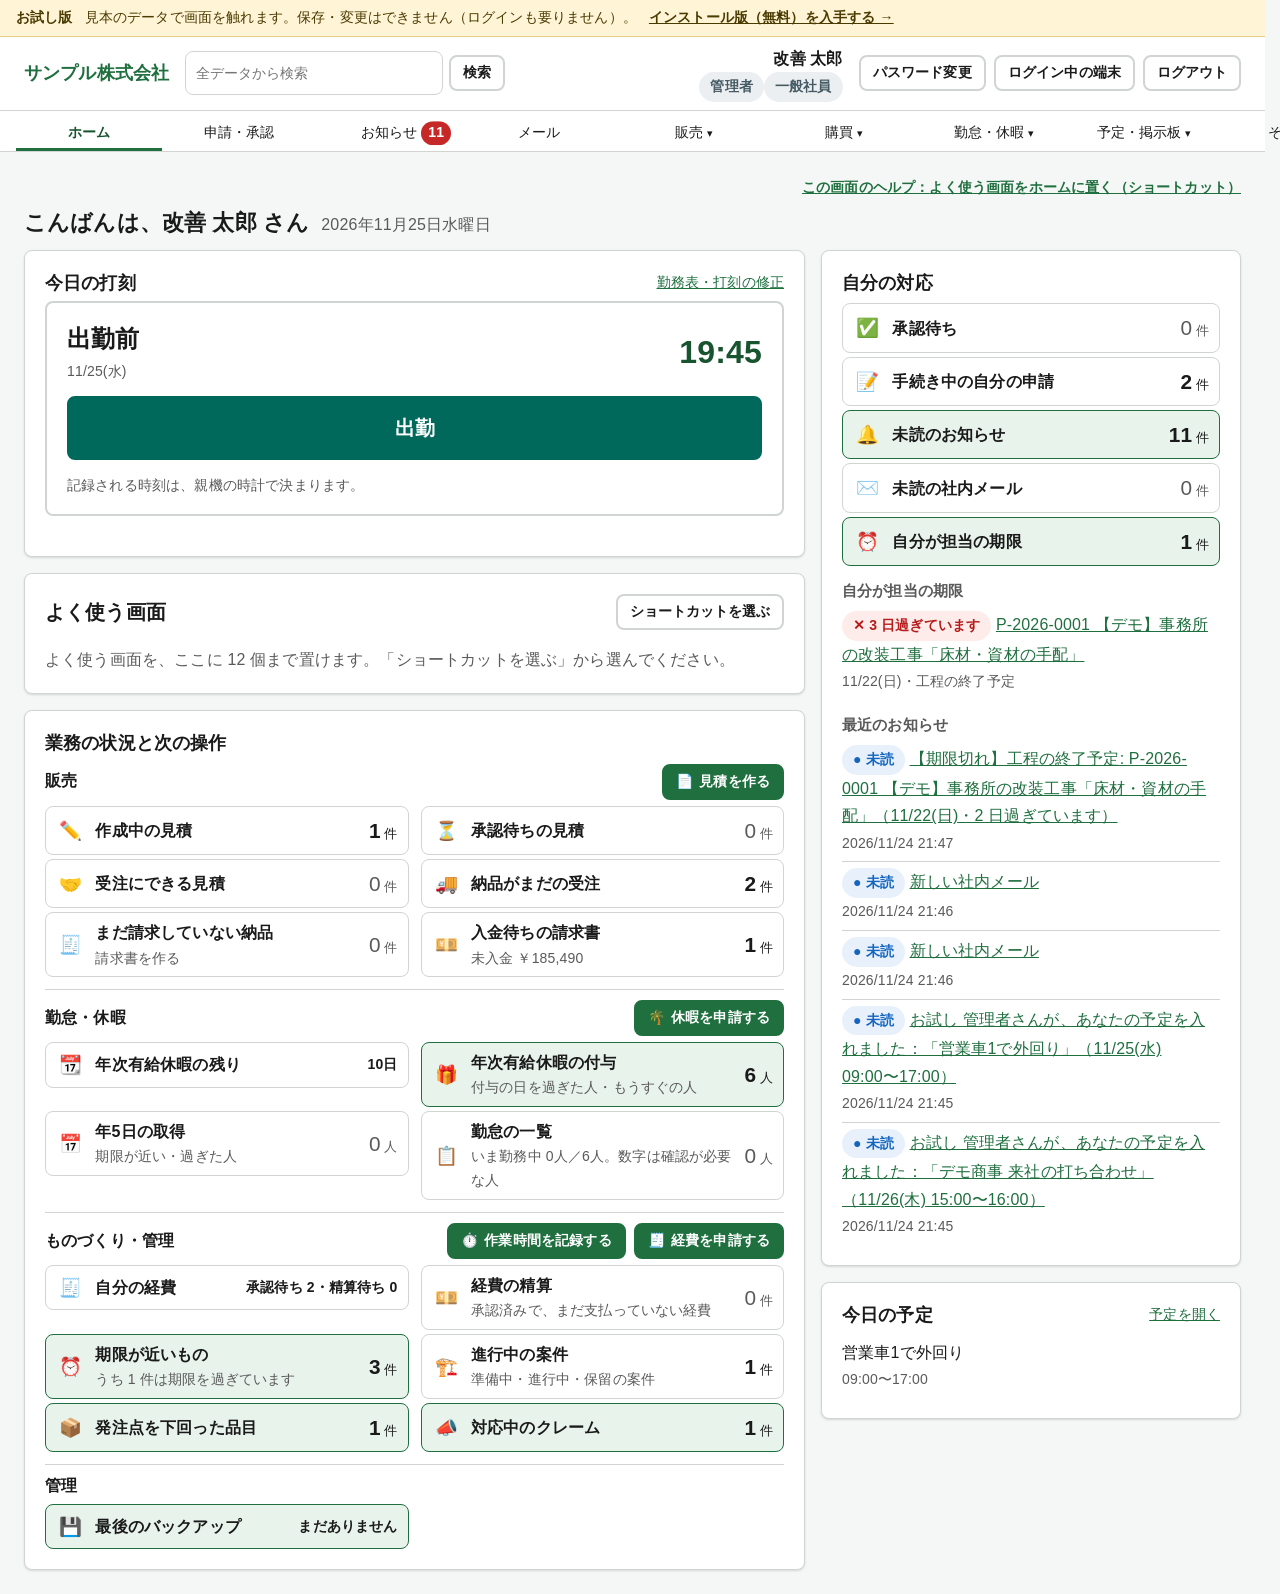
<file: docs/index.html>
<!doctype html>
<html lang="ja">
  <head>
    <meta charset="UTF-8" />
    <meta name="viewport" content="width=device-width, initial-scale=1.0, viewport-fit=cover" />
    <meta name="color-scheme" content="light" />
    <!--
      製品名はここに書かない。起動時に /api/branding から取得して差し替える。
      設定ファイルの変更だけで改名できるようにするため。
      スマートフォンの「ホーム画面に追加」で使う名前・基調色・絵も、同じ理由でサーバーが組み立てる
      （/manifest.webmanifest・/icons/…）。use-credentials は、
      ログインの Cookie を付けて読むため。
    -->
    <link rel="manifest" href="/manifest.webmanifest" crossorigin="use-credentials" />
    <link rel="apple-touch-icon" href="/apple-touch-icon.png" />
    <meta name="apple-mobile-web-app-capable" content="yes" />
    <meta name="apple-mobile-web-app-status-bar-style" content="default" />
    <meta name="mobile-web-app-capable" content="yes" />
    <title>読み込み中…</title>
    <script type="module" crossorigin src="./assets/index-DED4o3xW.js"></script>
    <link rel="modulepreload" crossorigin href="./assets/vendor-Cu3ui_9a.js">
    <link rel="modulepreload" crossorigin href="./assets/help-DEv9meeY.js">
    <link rel="stylesheet" crossorigin href="./assets/index-CCGPdJhg.css">
  </head>
  <body>
    <div id="root"></div>
  </body>
</html>
</file>
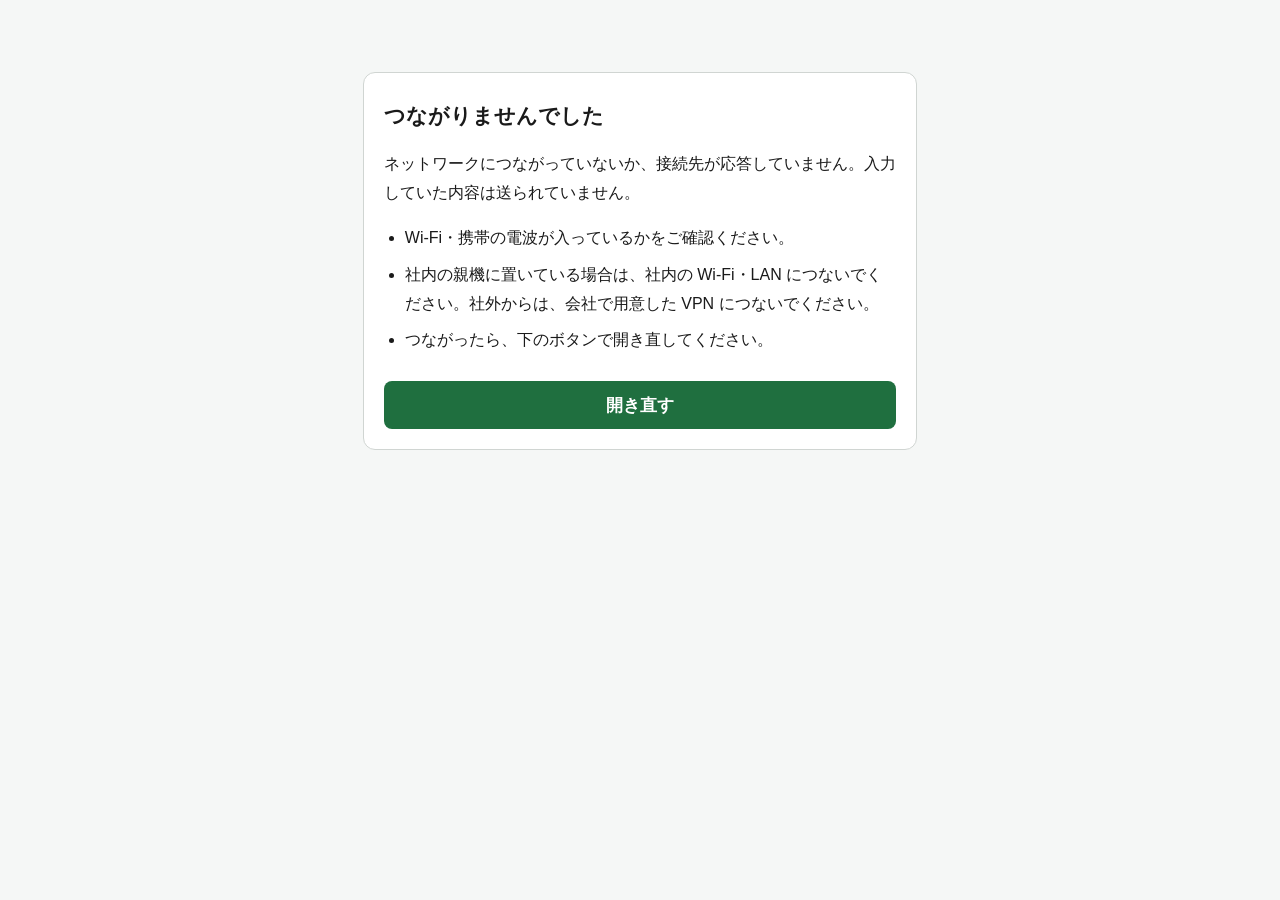
<file: docs/offline.html>
<!doctype html>
<html lang="ja">
  <head>
    <meta charset="UTF-8" />
    <meta name="viewport" content="width=device-width, initial-scale=1.0" />
    <meta name="color-scheme" content="light" />
    <meta name="robots" content="noindex, nofollow" />
    <!--
      つながらないときに出す画面。
      製品名はここに書かない。業務データも置かない。
    -->
    <title>つながりませんでした</title>
    <style>
      body {
        margin: 0;
        font-family: "Yu Gothic UI", "Hiragino Sans", "Meiryo", sans-serif;
        font-size: 16px;
        line-height: 1.8;
        color: #1a1a1a;
        background: #f5f7f6;
      }
      main {
        max-width: 32rem;
        margin: 8vh auto;
        padding: 24px 20px 20px;
        background: #fff;
        border: 1px solid #d0d5d2;
        border-radius: 12px;
      }
      h1 { font-size: 1.3rem; margin: 0 0 12px; }
      ul { margin: 12px 0 0; padding-left: 1.3em; }
      li { margin: 8px 0; }
      button {
        margin-top: 18px;
        width: 100%;
        min-height: 48px;
        font-size: 17px;
        font-weight: 700;
        color: #fff;
        background: #1f6f3f;
        border: 0;
        border-radius: 8px;
        cursor: pointer;
      }
    </style>
  </head>
  <body>
    <main>
      <h1>つながりませんでした</h1>
      <p>ネットワークにつながっていないか、接続先が応答していません。入力していた内容は送られていません。</p>
      <ul>
        <li>Wi-Fi・携帯の電波が入っているかをご確認ください。</li>
        <li>社内の親機に置いている場合は、社内の Wi-Fi・LAN につないでください。社外からは、会社で用意した VPN につないでください。</li>
        <li>つながったら、下のボタンで開き直してください。</li>
      </ul>
      <button type="button" onclick="location.reload()">開き直す</button>
    </main>
  </body>
</html>
</file>
<file: docs/assets/index-CCGPdJhg.css>
:root{--brand: #1f6f3f;--brand-dark: #17542f;--brand-light: #e8f3ec;--text: #1a1a1a;--text-weak: #5a5a5a;--border: #d0d5d2;--bg: #f5f7f6;--surface: #ffffff;--save: #1f6f3f;--submit: #1565c0;--approve: #00695c;--danger: #c62828;--warn: #ef6c00;--warn-bg: #fff4e5;--danger-bg: #fdecea;--info-bg: #e8f1fb;--font-base: 16px;--font-lg: 18px;--font-sm: 14px;--radius: 8px;--shadow: 0 1px 3px rgba(0, 0, 0, .08), 0 1px 2px rgba(0, 0, 0, .06);--page-max: 1760px}*{box-sizing:border-box}html,body,#root{height:100%;margin:0}html{overflow-y:scroll;scrollbar-gutter:stable}body{font-family:Yu Gothic UI,Yu Gothic,Meiryo,Hiragino Kaku Gothic ProN,sans-serif;font-size:var(--font-base);line-height:1.7;color:var(--text);background:var(--bg);letter-spacing:.01em}h1,h2,h3{line-height:1.4;margin:0 0 .6em}h1{font-size:1.5rem}h2{font-size:1.25rem}h3{font-size:1.05rem}a{color:var(--brand)}.app-shell{display:flex;flex-direction:column;min-height:100vh}.skip-link{position:absolute;left:8px;top:-80px;z-index:200;padding:8px 14px;background:var(--surface);border:2px solid var(--brand);border-radius:var(--radius);color:var(--brand-dark);font-weight:700}.skip-link:focus{top:8px}.appbar{background:var(--surface);border-bottom:1px solid var(--border)}.appbar-inner{display:flex;align-items:center;flex-wrap:wrap;gap:8px 16px;max-width:var(--page-max);margin:0 auto;padding:8px 24px;min-height:56px}.appbar-brand{font-weight:700;font-size:var(--font-lg);color:var(--brand);text-decoration:none;overflow-wrap:anywhere}.appbar-spacer{flex:1}.appbar-user{font-size:var(--font-sm);color:var(--text-weak);text-align:right}.appbar-user strong{display:block;color:var(--text);font-size:var(--font-base)}.topnav{position:relative;z-index:40;background:var(--surface);border-bottom:1px solid var(--border)}.topnav-list{list-style:none;display:grid;grid-auto-flow:column;grid-auto-columns:var(--topnav-cell, max-content);justify-content:start;gap:2px 4px;max-width:var(--page-max);margin:0 auto;padding:4px 16px 0}.topnav-cat{position:relative}.topnav-top{position:relative;display:inline-flex;align-items:center;justify-content:center;width:100%;box-sizing:border-box;gap:6px;min-height:36px;padding:6px 16px 2px;border:none;border-bottom:3px solid transparent;border-radius:var(--radius) var(--radius) 0 0;background:none;color:var(--text);font:inherit;font-size:var(--font-sm);letter-spacing:inherit;line-height:1.4;text-decoration:none;white-space:nowrap;cursor:pointer}.topnav-label{display:inline-flex;flex-direction:column;align-items:center}.topnav-label:after{content:attr(data-label);font-weight:700;height:0;overflow:hidden;visibility:hidden;pointer-events:none}.topnav-top:hover{background:var(--brand-light)}.topnav-top:focus-visible{outline:3px solid #7aa7ff;outline-offset:-3px}.topnav-top.is-current{border-bottom-color:var(--brand);color:var(--brand-dark);font-weight:700}.topnav-top[aria-expanded=true]{background:var(--brand-light);color:var(--brand-dark);box-shadow:inset 0 -3px 0 var(--brand-dark)}.topnav-name{position:relative;display:inline-flex;align-items:center}.topnav-caret{position:absolute;top:50%;left:calc(100% + 4px);font-size:.75em;transform:translateY(-50%);transition:transform .15s}.topnav-top[aria-expanded=true] .topnav-caret{transform:translateY(-50%) rotate(180deg)}.topnav-top .badge{margin-left:2px}.topnav-count{position:absolute;top:50%;left:calc(100% + 4px);transform:translateY(-50%);display:inline-flex;align-items:center;justify-content:center;font-size:var(--font-sm)}.topnav-caret+.topnav-count{left:calc(100% + 16px)}.topnav-count .badge,.topnav-top .topnav-count .badge{margin:0;padding:1px 6px;min-width:0;font-size:var(--font-sm);line-height:1.4}.topnav-measure{position:absolute;top:0;left:0;width:0;height:0;overflow:hidden;visibility:hidden;pointer-events:none}.topnav-measure-row{display:flex;flex-wrap:nowrap;width:max-content;margin:0;padding:0;list-style:none}.topnav-panel{position:absolute;top:100%;left:0;z-index:50;list-style:none;margin:0;padding:6px 0;width:max-content;min-width:220px;max-width:min(360px,calc(100vw - 16px));background:var(--surface);border:1px solid var(--brand);border-radius:0 var(--radius) var(--radius) var(--radius);box-shadow:0 8px 24px #00000029}.topnav-panel[hidden]{display:none}.topnav-panel a{display:flex;align-items:center;gap:10px;min-height:44px;padding:8px 16px;border-left:4px solid transparent;color:var(--text);text-decoration:none;overflow-wrap:anywhere}.topnav-panel a:hover{background:var(--brand-light)}.topnav-panel a:focus-visible{outline:3px solid #7aa7ff;outline-offset:-3px;background:var(--brand-light)}.topnav-panel a.is-current{border-left-color:var(--brand);background:var(--brand-light);color:var(--brand-dark);font-weight:700}.topnav-group+.topnav-group,.topnav-panel>li:not(.topnav-group)+.topnav-group{margin-top:4px;padding-top:4px;border-top:1px solid var(--border)}.topnav-group-head{display:block;padding:6px 16px 2px;color:var(--text-weak);font-size:var(--font-sm);font-weight:700}.topnav-group.is-current>.topnav-group-head{color:var(--brand-dark)}.topnav-sublist{list-style:none;margin:0;padding:0}.topnav-sublist .topnav-group-head{padding-left:28px;font-weight:400}.topnav-sublist .topnav-sublist a{padding-left:28px}.topnav-panel.is-wide{width:min(760px,calc(100vw - 16px));max-width:none;column-width:230px;column-gap:0}.topnav-panel.is-wide>li{break-inside:avoid}.topnav-panel.is-wide>.topnav-group{margin-top:0;border-top:0}.nav-icon{width:1.4em;text-align:center;flex-shrink:0}.content{flex:1;padding:24px;max-width:var(--page-max);width:100%;margin:0 auto}.content:focus{outline:none}.page-header{display:flex;align-items:flex-start;gap:16px;margin-bottom:20px;flex-wrap:wrap}.page-header h1{margin:0}.page-header .spacer{flex:1}.page-description{color:var(--text-weak);font-size:var(--font-sm);margin:4px 0 0}.card{background:var(--surface);border:1px solid var(--border);border-radius:var(--radius);box-shadow:var(--shadow);padding:20px;margin-bottom:20px}.card>h2:first-child,.card>h3:first-child{margin-top:0}.stat{background:var(--surface);border:1px solid var(--border);border-radius:var(--radius);padding:18px 20px;text-decoration:none;color:inherit;display:block}.stat:hover{border-color:var(--brand)}.stat-label{font-size:var(--font-sm);color:var(--text-weak)}.stat-value{font-size:2rem;font-weight:700;color:var(--brand-dark);line-height:1.2}.stat-value.zero{color:var(--text-weak)}.btn{display:inline-flex;align-items:center;justify-content:center;gap:6px;min-height:44px;padding:8px 20px;font-size:var(--font-base);font-family:inherit;font-weight:700;border-radius:var(--radius);border:2px solid transparent;cursor:pointer;background:var(--surface);color:var(--text);border-color:var(--border);text-decoration:none}.btn:hover:not(:disabled){background:#f0f0f0}.btn:disabled{opacity:.5;cursor:not-allowed}.btn:focus-visible{outline:3px solid #7aa7ff;outline-offset:2px}.btn-save{background:var(--save);color:#fff;border-color:var(--save)}.btn-submit{background:var(--submit);color:#fff;border-color:var(--submit)}.btn-approve{background:var(--approve);color:#fff;border-color:var(--approve)}.btn-danger{background:var(--danger);color:#fff;border-color:var(--danger)}.btn-save:hover:not(:disabled){background:var(--brand-dark)}.btn-submit:hover:not(:disabled){background:#0d47a1}.btn-approve:hover:not(:disabled){background:#004d40}.btn-danger:hover:not(:disabled){background:#8e0000}.btn-outline-warn{color:var(--warn);border-color:var(--warn)}.btn-outline-danger{color:var(--danger);border-color:var(--danger)}.btn-sm{min-height:36px;padding:4px 12px;font-size:var(--font-sm)}.btn-row{display:flex;gap:12px;flex-wrap:wrap;align-items:center}.field{margin-bottom:16px}.field label{display:block;font-weight:700;margin-bottom:6px;font-size:var(--font-sm)}.field .required{color:var(--danger);margin-left:4px;font-size:var(--font-sm)}.field .hint{color:var(--text-weak);font-size:var(--font-sm);margin-top:4px}input[type=text],input[type=password],input[type=number],input[type=date],input[type=email],input[type=tel],select,textarea{width:100%;min-height:44px;padding:8px 12px;font-size:var(--font-base);font-family:inherit;border:1px solid var(--border);border-radius:var(--radius);background:#fff;color:var(--text)}textarea{min-height:90px;resize:vertical}input:focus,select:focus,textarea:focus{outline:3px solid #7aa7ff;outline-offset:0;border-color:var(--brand)}.field.has-error input,.field.has-error select,.field.has-error textarea{border-color:var(--danger);background:snow}.field-error{color:var(--danger);font-size:var(--font-sm);margin-top:4px;font-weight:700}.checkbox-row{display:flex;align-items:flex-start;gap:10px;margin-bottom:12px}.checkbox-row input[type=checkbox]{width:22px;height:22px;margin-top:2px;flex-shrink:0}.form-grid{display:grid;grid-template-columns:repeat(auto-fit,minmax(260px,1fr));gap:0 20px}.table-wrap{overflow-x:auto}table.data{width:100%;border-collapse:collapse;font-size:var(--font-base)}table.data th,table.data td{padding:10px 12px;border-bottom:1px solid var(--border);text-align:left;vertical-align:middle}table.data th{background:#f0f3f1;font-weight:700;font-size:var(--font-sm);white-space:nowrap;position:sticky;top:0;z-index:2}table.data tbody tr:hover{background:var(--brand-light)}table.data td.num{text-align:right;font-variant-numeric:tabular-nums}table.data td.actions{white-space:nowrap}.empty-state{padding:48px 24px;text-align:center;color:var(--text-weak)}.empty-state .big{font-size:1.1rem;margin-bottom:8px;color:var(--text)}.badge{display:inline-block;padding:2px 10px;border-radius:999px;font-size:var(--font-sm);font-weight:700;white-space:nowrap;border:1px solid transparent}.badge-gray{background:#eceff1;color:#455a64}.badge-blue{background:var(--info-bg);color:#1565c0}.badge-green{background:#e6f4ea;color:#1b5e20}.badge-orange{background:var(--warn-bg);color:#e65100}.badge-red{background:var(--danger-bg);color:#b71c1c}.badge-count{background:var(--danger);color:#fff;min-width:24px;text-align:center}.notice{border-radius:var(--radius);padding:14px 18px;margin-bottom:18px;border-left:5px solid}.notice h3{margin:0 0 6px;font-size:var(--font-base)}.notice p{margin:0 0 4px}.notice ul{margin:6px 0 0;padding-left:1.4em}.notice-info{background:var(--info-bg);border-color:#1565c0}.notice-warn{background:var(--warn-bg);border-color:var(--warn)}.notice-danger{background:var(--danger-bg);border-color:var(--danger)}.notice-ok{background:#e6f4ea;border-color:#1b5e20}.error-box{background:var(--danger-bg);border-left:5px solid var(--danger);border-radius:var(--radius);padding:14px 18px;margin-bottom:18px}.error-box .cause{font-weight:700;margin:0 0 6px}.error-box .remedy{margin:0;color:#6d2020}.error-box ul{margin:8px 0 0;padding-left:1.4em}.dialog-backdrop{position:fixed;top:0;right:0;bottom:0;left:0;background:#00000073;display:flex;align-items:center;justify-content:center;padding:24px;z-index:100}.dialog{background:var(--surface);border-radius:var(--radius);max-width:560px;width:100%;max-height:90vh;overflow-y:auto;padding:24px;box-shadow:0 10px 40px #0000004d}.dialog h2{margin-top:0}.dialog-actions{display:flex;gap:12px;justify-content:flex-end;margin-top:20px;flex-wrap:wrap}.centered-page{min-height:100vh;display:flex;align-items:center;justify-content:center;padding:24px;background:var(--bg)}.centered-card{background:var(--surface);border-radius:12px;box-shadow:0 4px 24px #0000001a;padding:32px;width:100%;max-width:480px}.centered-card.wide{max-width:640px}.centered-card h1{text-align:center;color:var(--brand);margin-bottom:4px}.centered-card .tagline{text-align:center;color:var(--text-weak);margin:0 0 24px;font-size:var(--font-sm)}.loading{padding:48px;text-align:center;color:var(--text-weak)}.url-row{display:flex;align-items:center;gap:12px;padding:12px;border:1px solid var(--border);border-radius:var(--radius);margin-bottom:10px;background:#fbfdfc;flex-wrap:wrap}.url-row code{font-size:1.15rem;font-weight:700;color:var(--brand-dark);background:var(--brand-light);padding:6px 12px;border-radius:6px;-webkit-user-select:all;user-select:all}.url-row .iface{color:var(--text-weak);font-size:var(--font-sm)}pre.command{background:#1e1e1e;color:#e8e8e8;padding:12px 14px;border-radius:var(--radius);overflow-x:auto;font-size:var(--font-sm);-webkit-user-select:all;user-select:all}.toolbar{display:flex;gap:12px;align-items:center;flex-wrap:wrap;margin-bottom:16px}.toolbar input[type=text],.toolbar select{width:auto;min-width:180px}.pagination{display:flex;gap:12px;align-items:center;justify-content:center;margin-top:16px;flex-wrap:wrap}.pagination .info{color:var(--text-weak);font-size:var(--font-sm)}.timeline{list-style:none;padding:0;margin:0}.timeline li{padding:12px 0 12px 20px;border-left:3px solid var(--border);margin-left:8px;position:relative}.timeline li:last-child{border-left-color:transparent}.timeline li:before{content:"";position:absolute;left:-8px;top:18px;width:13px;height:13px;border-radius:50%;background:var(--brand)}.timeline .when{color:var(--text-weak);font-size:var(--font-sm)}.timeline .who{font-weight:700}.steps{list-style:none;padding:0;margin:0}.steps li{display:flex;align-items:center;gap:12px;padding:12px;border:1px solid var(--border);border-radius:var(--radius);margin-bottom:8px}.steps li.current{border-color:var(--submit);background:var(--info-bg)}.steps li.done{background:#f4faf6}.steps .step-no{width:32px;height:32px;flex-shrink:0;border-radius:50%;background:var(--border);display:flex;align-items:center;justify-content:center;font-weight:700}.steps li.done .step-no{background:var(--approve);color:#fff}.steps li.current .step-no{background:var(--submit);color:#fff}.mono{font-family:Consolas,Courier New,monospace}.text-weak{color:var(--text-weak)}.text-sm{font-size:var(--font-sm)}.nowrap{white-space:nowrap}.mt-0{margin-top:0}.mb-0{margin-bottom:0}.print-meta{display:none}@media print{.appbar,.topnav,.skip-link,.toolbar,.btn,.search-row,.filter-chip,.saved-banner,.error-box,.dialog-backdrop,[role=menu],.no-print,.sort-note.idle,.more-details-toggle{display:none!important}.print-meta{display:block;margin:0 0 6px;text-align:right;font-size:11px;color:#333}.app-shell{display:block}.content{padding:0;max-width:none}.card{border:none;box-shadow:none;padding:0}.page-header{margin-bottom:8px}.tabs{border:none;margin:0 0 4px}.tab:not(.active){display:none!important}.tab.active{background:none;color:inherit;border:none;padding:0;min-height:0}.pagination{justify-content:flex-start;margin-top:6px}.table-wrap{overflow:visible!important}table.data{font-size:11px}table.data th,table.data td{padding:4px 6px}table.data th{background:#eee!important;-webkit-print-color-adjust:exact;print-color-adjust:exact;position:static;white-space:normal}table.data thead{display:table-header-group}table.data tfoot{display:table-row-group}table.data tr{break-inside:avoid;page-break-inside:avoid}table.data tbody tr:hover{background:none}a{color:inherit;text-decoration:none}body{background:#fff;font-size:12px}}@page{margin:12mm}@media(max-width:900px){.appbar-inner{padding:8px 12px}.topnav-list{padding:4px 8px 0}.content{padding:16px 12px}}.spinner{width:1em;height:1em;border:2px solid currentColor;border-right-color:transparent;border-radius:50%;display:inline-block;animation:spin .7s linear infinite}@keyframes spin{to{transform:rotate(360deg)}}@media(prefers-reduced-motion:reduce){.spinner{animation:none}}.saved-banner{position:sticky;top:0;z-index:20;display:flex;align-items:center;gap:10px;background:#e6f4ea;border:1px solid #1b5e20;border-left-width:5px;border-radius:var(--radius);padding:12px 16px;margin-bottom:16px;font-weight:700;color:#1b5e20}.saved-icon{width:24px;height:24px;border-radius:50%;background:#1b5e20;color:#fff;display:flex;align-items:center;justify-content:center;flex-shrink:0}.saved-close{margin-left:auto;background:none;border:none;cursor:pointer;font-size:1.4rem;line-height:1;color:#1b5e20;min-width:32px;min-height:32px}.search-select{position:relative}.search-select-value{width:100%;min-height:44px;padding:8px 12px;font-size:var(--font-base);font-family:inherit;text-align:left;background:#fff;border:1px solid var(--border);border-radius:var(--radius);cursor:pointer;display:flex;align-items:center;gap:8px}.search-select-value:focus-visible{outline:3px solid #7aa7ff}.search-select-caret{margin-left:auto;color:var(--text-weak);font-size:.7rem}.search-select-panel{position:absolute;top:calc(100% + 4px);left:0;right:0;background:#fff;border:1px solid var(--brand);border-radius:var(--radius);box-shadow:0 6px 20px #00000026;z-index:30;padding:8px}.search-select-list{list-style:none;margin:8px 0 0;padding:0;max-height:260px;overflow-y:auto}.search-select-item{width:100%;min-height:44px;padding:8px 12px;text-align:left;background:none;border:none;border-radius:6px;cursor:pointer;font-size:var(--font-base);font-family:inherit;display:flex;align-items:center;gap:10px}.search-select-item:hover:not(:disabled){background:var(--brand-light)}.search-select-item.selected{background:var(--brand-light);font-weight:700}.search-select-item:disabled{opacity:.55;cursor:not-allowed}.search-select-empty{padding:16px;color:var(--text-weak);text-align:center}.more-details{margin:12px 0}.more-details-toggle{background:none;border:none;color:var(--brand-dark);font-size:var(--font-base);font-family:inherit;font-weight:700;cursor:pointer;padding:10px 4px;min-height:44px;display:flex;align-items:center;gap:8px}.more-details-toggle:hover{text-decoration:underline}.more-details-body{border-left:3px solid var(--border);padding-left:16px;margin-top:8px}.wizard-steps{display:flex;gap:8px;margin-bottom:24px;flex-wrap:wrap}.wizard-step{display:flex;align-items:center;gap:8px;padding:8px 14px;border-radius:999px;background:#eceff1;color:var(--text-weak);font-size:var(--font-sm);font-weight:700}.wizard-step.current{background:var(--brand);color:#fff}.wizard-step.done{background:#e6f4ea;color:#1b5e20}.wizard-step .num{width:22px;height:22px;border-radius:50%;background:#0000001f;display:flex;align-items:center;justify-content:center;font-size:12px}.wizard-step.current .num{background:#ffffff4d}.wizard-step.failed{background:#fdecea;color:#b71c1c}.wizard-step.skipped{background:#f5f5f5;color:var(--text-weak);font-weight:400}.restore-steps{list-style:none;padding:0;margin:0 0 20px;display:grid;gap:6px}.restore-step{display:flex;gap:10px;align-items:flex-start;padding:8px 12px;border-radius:8px;background:#f5f7f8;color:var(--text-weak)}.restore-step .num{flex-shrink:0;width:24px;height:24px;border-radius:50%;background:#0000001f;display:flex;align-items:center;justify-content:center;font-size:12px;font-weight:700}.restore-step-body{display:flex;flex-direction:column;gap:2px}.restore-step-label{font-weight:700}.restore-step-detail{font-size:var(--font-sm)}.restore-step.current{background:var(--brand);color:#fff}.restore-step.current .num{background:#ffffff4d}.restore-step.done{background:#e6f4ea;color:#1b5e20}.restore-step.failed{background:#fdecea;color:#b71c1c}.restore-step.skipped{opacity:.75}.check-list{list-style:none;padding:0;margin:8px 0 12px}.check-list li{display:flex;gap:8px;align-items:baseline;padding:4px 0}.action-grid{display:grid;grid-template-columns:repeat(auto-fill,minmax(200px,1fr));gap:14px}.action-tile{display:flex;flex-direction:column;align-items:flex-start;gap:4px;min-height:92px;padding:16px 18px;border:2px solid var(--border);border-radius:var(--radius);background:var(--surface);color:inherit;text-decoration:none;cursor:pointer;font-family:inherit;text-align:left}.action-tile:hover{border-color:var(--brand);background:var(--brand-light)}.action-tile:focus-visible{outline:3px solid #7aa7ff;outline-offset:2px}.action-tile .tile-icon{font-size:1.6rem;line-height:1}.action-tile .tile-title{font-size:1.05rem;font-weight:700}.action-tile .tile-desc{font-size:var(--font-sm);color:var(--text-weak)}.action-tile.primary{border-color:var(--brand);background:var(--brand-light)}.empty-state .empty-icon{font-size:2.6rem;display:block;margin-bottom:12px}.empty-state .btn{margin-top:16px}.attach-list{list-style:none;margin:0;padding:0}.attach-item{display:flex;align-items:center;gap:12px;padding:10px 12px;border:1px solid var(--border);border-radius:var(--radius);margin-bottom:8px;flex-wrap:wrap}.attach-item .attach-name{font-weight:700}.attach-drop{border:2px dashed var(--border);border-radius:var(--radius);padding:20px;text-align:center;background:#fafcfb}.attach-drop.over{border-color:var(--brand);background:var(--brand-light)}.route-step-card{border:1px solid var(--border);border-radius:var(--radius);padding:16px;margin-bottom:12px;background:#fbfdfc}.route-step-head{display:flex;align-items:center;gap:10px;margin-bottom:12px}.route-step-head .step-no{width:30px;height:30px;border-radius:50%;background:var(--brand);color:#fff;display:flex;align-items:center;justify-content:center;font-weight:700;flex-shrink:0}.route-step-head .spacer{flex:1}.badge:before{margin-right:4px}.badge-green:before{content:"✓"}.badge-red:before{content:"✕"}.badge-orange:before{content:"！"}.badge-blue:before{content:"●"}.badge-count:before{content:"";margin-right:0}a:focus-visible,button:focus-visible,[tabindex]:focus-visible{outline:3px solid #7aa7ff;outline-offset:2px;border-radius:4px}.sr-only{position:absolute;width:1px;height:1px;padding:0;margin:-1px;overflow:hidden;clip:rect(0,0,0,0);white-space:nowrap;border:0}.flow{list-style:none;display:flex;flex-wrap:wrap;padding:0;margin:0 0 16px}.flow-step{flex:1 1 150px;min-width:150px;display:flex;gap:10px;align-items:flex-start;padding:10px 12px;background:var(--surface);border:1px solid var(--border)}.flow-step+.flow-step{border-left-width:0}.flow-step:first-child{border-radius:var(--radius) 0 0 var(--radius)}.flow-step:last-child{border-radius:0 var(--radius) var(--radius) 0}.flow-mark{width:28px;height:28px;flex-shrink:0;border-radius:50%;display:flex;align-items:center;justify-content:center;font-weight:700;background:var(--border)}.flow-step.done{background:#f4faf6}.flow-step.done .flow-mark{background:var(--approve);color:#fff}.flow-step.current{background:var(--info-bg);border-color:var(--submit);border-left-width:1px}.flow-step.current .flow-mark{background:var(--submit);color:#fff}.flow-step.stopped{background:var(--danger-bg)}.flow-step.stopped .flow-mark{background:var(--danger);color:#fff}.flow-step.skipped{color:var(--text-weak)}.flow-body{display:flex;flex-direction:column;min-width:0}.flow-label{font-weight:700}.flow-state{font-weight:400;font-size:var(--font-sm)}.flow-detail{font-size:var(--font-sm);color:var(--text-weak);overflow-wrap:anywhere}a.flow-detail{color:var(--brand)}.action-bar{margin-bottom:8px}.action-hint{margin:8px 0 0}.action-blocked{margin:6px 0 0;color:#8a4b00}table.data.line-editor th,table.data.line-editor td{padding:6px;vertical-align:top}table.data.line-editor tbody tr:hover{background:transparent}.line-editor input,.line-editor select{min-height:40px;padding:6px 8px}.line-editor input.spec{margin-top:4px;min-height:34px;font-size:var(--font-sm)}.line-editor .col-no{width:44px;text-align:center;padding-top:14px}.line-editor .col-qty{width:84px}.line-editor .col-unit{width:72px}.line-editor .col-price{width:124px}.line-editor .col-tax{width:150px}.line-editor .col-amount{width:120px;text-align:right;padding-top:14px;font-variant-numeric:tabular-nums}.line-editor .col-ops{width:150px;white-space:nowrap}.line-editor .col-ops .btn{margin-right:4px}.line-editor tr.row-error td{background:snow}.line-error{color:var(--danger);font-size:var(--font-sm);font-weight:700;margin-top:4px}table.data th.num{text-align:right}table.data .col-no{width:44px;text-align:center}.doc-summary{display:flex;gap:24px;align-items:flex-start;flex-wrap:wrap;margin-top:16px}.discount-field{width:280px;max-width:100%}.totals-box{margin-left:auto;width:100%;max-width:440px;border:1px solid var(--border);border-radius:var(--radius);overflow:hidden}.totals-box table{width:100%;border-collapse:collapse}.totals-box th,.totals-box td{padding:8px 12px;border-bottom:1px solid var(--border);font-weight:400;text-align:left}.totals-box td{text-align:right;font-variant-numeric:tabular-nums;white-space:nowrap}.totals-box tr.sub th,.totals-box tr.sub td{font-size:var(--font-sm);color:var(--text-weak)}.totals-box tr.sub th{padding-left:24px}.totals-box tr.grand th,.totals-box tr.grand td{font-weight:700;font-size:var(--font-lg);background:var(--brand-light);border-bottom:none}.totals-caption{margin:6px 12px}.doc-amount{font-size:1.6rem;font-weight:700;font-variant-numeric:tabular-nums;white-space:nowrap}.two-col{display:grid;grid-template-columns:repeat(auto-fit,minmax(340px,1fr));gap:0 16px}.kv{width:100%;border-collapse:collapse}.kv th{width:150px;text-align:left;vertical-align:top;font-weight:400;color:var(--text-weak);font-size:var(--font-sm);padding:6px 12px 6px 0}.kv td{padding:6px 0;overflow-wrap:anywhere}.card-head{display:flex;align-items:center;gap:12px;margin-bottom:8px}.card-head h2{margin:0;flex:1}.field-link{margin:-8px 0 12px}.search-row{display:flex;gap:8px;align-items:center;flex-wrap:wrap}.search-row input[type=text]{width:320px;max-width:100%}.filter-chip{display:inline-flex;gap:8px;align-items:center;padding:4px 4px 4px 12px;border-radius:999px;background:var(--brand-light);font-size:var(--font-sm)}.activity-form{padding-bottom:12px;border-bottom:1px solid var(--border)}.progress-wrap{display:inline-flex;align-items:center;gap:8px}.progress{display:inline-block;width:90px;height:10px;border-radius:5px;background:#e3e7e5;overflow:hidden}.progress>span{display:block;height:100%;background:var(--approve)}.dialog.wide{max-width:960px;width:calc(100% - 32px)}.candidate{border:1px solid var(--border);border-radius:var(--radius);padding:10px 12px;margin-bottom:12px}table.data.candidate-lines{margin-top:6px}table.data.candidate-lines td{padding:6px 8px}button.week-cell{display:block;width:100%;min-height:40px;text-align:right;padding:6px 4px}.seg{display:grid;grid-template-columns:repeat(auto-fit,minmax(220px,1fr));gap:8px}.seg-item{display:flex;flex-direction:column;gap:4px;text-align:left;padding:12px 14px;border:2px solid var(--border);border-radius:var(--radius);background:var(--surface);color:inherit;font:inherit;cursor:pointer}.seg-item.active{border-color:var(--brand);background:var(--brand-light)}.seg-item.active strong:before{content:"● ";color:var(--brand)}.bar{display:block;height:12px;min-width:2px;border-radius:3px;background:var(--brand)}table.data tr.total-row th,table.data tr.total-row td{font-weight:700;border-top:2px solid var(--text-weak);background:#f7f9f8}.inline-field{display:inline-flex;align-items:center;gap:8px;font-weight:700;font-size:var(--font-sm)}.inline-field input,.inline-field select{width:auto}.punch-panel{border:2px solid var(--border);border-radius:var(--radius);padding:16px 20px;margin-bottom:20px;background:var(--surface)}.punch-panel.state-working{border-color:var(--approve)}.punch-panel.state-on_break{border-color:var(--warn)}.punch-head{display:flex;align-items:center;gap:16px;margin-bottom:12px}.punch-head>div:first-child{flex:1}.punch-state{font-size:1.5rem;font-weight:700}.punch-clock{font-size:2rem;font-weight:700;font-variant-numeric:tabular-nums;color:var(--brand-dark)}.punch-buttons{display:grid;grid-template-columns:repeat(auto-fit,minmax(150px,1fr));gap:12px;margin-bottom:12px}.punch-btn{min-height:64px;font-size:1.25rem;font-weight:700}.punch-btn:disabled{opacity:.35}.punch-in:not(:disabled){background:var(--approve);border-color:var(--approve);color:#fff}.punch-out:not(:disabled){background:var(--brand);border-color:var(--brand);color:#fff}.punch-break_start:not(:disabled),.punch-break_end:not(:disabled){background:var(--warn-bg);border-color:var(--warn)}.punch-message{color:#1b5e20;font-weight:700;margin:8px 0}.month-nav{display:flex;align-items:center;gap:12px;margin:8px 0 16px;flex-wrap:wrap}.month-title{margin:0;font-size:1.25rem}.stat-grid{display:grid;grid-template-columns:repeat(auto-fill,minmax(180px,1fr));gap:10px}.stat-grid .stat{padding:10px 14px}.stat-grid .stat:hover{border-color:var(--border)}.stat-grid .stat-value{font-size:1.2rem}.stat-grid .stat-strong .stat-value{font-size:1.4rem}.stat-grid .stat-alert{border-color:var(--danger);background:var(--danger-bg)}table.data.timecard td{padding-top:6px;padding-bottom:6px}table.data.timecard tr.tc-holiday td{background:#fff8ec}table.data.timecard tr.tc-legal_holiday td{background:#fdecea}table.data.timecard tr.tc-today td{box-shadow:inset 0 2px 0 var(--brand),inset 0 -2px 0 var(--brand)}table.data.timecard tr.tc-alert td:first-child{border-left:4px solid var(--danger)}.tc-note{color:#b71c1c}.warn-list{list-style:none;padding:0;margin:0;display:grid;gap:10px}.warn-item{border-left:4px solid var(--border);padding:8px 12px;background:#fafbfa;border-radius:4px}.warn-item.warn-exceeded{border-left-color:var(--danger);background:var(--danger-bg)}.warn-item.warn-caution{border-left-color:var(--warn);background:var(--warn-bg)}.warn-item.warn-info{border-left-color:#1565c0;background:var(--info-bg)}.weekday-row{display:flex;gap:16px;flex-wrap:wrap}.checkbox-inline{display:inline-flex;align-items:center;gap:6px;font-weight:400}.checkbox-inline input[type=checkbox]{width:20px;height:20px}.plain-fieldset{border:0;padding:0;margin:0;min-width:0}.plain-fieldset h3{margin:20px 0 8px;font-size:1rem;border-bottom:1px solid var(--border);padding-bottom:4px}.compact-list{max-height:260px;overflow-y:auto;margin:8px 0;padding-left:1.4em}.balance{border:1px solid var(--border);border-radius:var(--radius);padding:12px 16px;margin-bottom:12px}.balance-main{display:flex;align-items:baseline;gap:12px}.balance-value{font-size:2rem;font-weight:700;color:var(--brand-dark)}.preview-box{border:1px dashed var(--brand);border-radius:var(--radius);padding:10px 14px;margin:8px 0 12px;background:var(--brand-light)}.seg.seg-inline{display:inline-grid;grid-template-columns:repeat(3,auto);gap:6px}.seg.seg-inline .seg-item{padding:6px 12px}table.data.week-grid{table-layout:fixed;min-width:960px}table.data.week-grid th,table.data.week-grid td{vertical-align:top}table.data.week-grid th.names{width:10.5em}table.data.week-grid thead th.names{left:0;z-index:3}table.data.week-grid tbody th{white-space:normal;overflow-wrap:anywhere;position:sticky;left:0;top:auto;z-index:1;background:var(--surface);box-shadow:1px 0 0 var(--border)}table.data.week-grid .sched-name{display:block;font-size:var(--font-base);font-weight:700}table.data.week-grid .sched-sub{display:block;font-size:var(--font-sm);font-weight:400;color:var(--text-weak)}table.data.week-grid tr.sched-company th,table.data.week-grid tr.sched-department th,table.data.week-grid tr.sched-unassigned th{background:#f0f3f1}table.data.week-grid tr.sched-company td,table.data.week-grid tr.sched-department td,table.data.week-grid tr.sched-unassigned td{background:#fafbfa}table.data.week-grid tr.is-self th{box-shadow:inset 4px 0 0 var(--brand),1px 0 0 var(--border)}.week-cell.is-empty{text-decoration:none;color:var(--text-weak)}.work-team table.data tr.is-selected td{background:var(--brand-light)}.work-team table.data tr.is-selected td:first-child{box-shadow:inset 4px 0 0 var(--brand)}.cost-inputs ul,.request-places ul{margin:0;padding-left:1.4em}.cost-inputs li,.request-places li{margin:6px 0}table.data.week-grid .ev-chip{overflow:hidden;overflow-wrap:anywhere;display:-webkit-box;-webkit-box-orient:vertical;-webkit-line-clamp:3}table.data .cell-wrap{min-width:12em;overflow-wrap:anywhere}table.data.approvals-list .sticky-end{position:sticky;right:0;background:var(--surface);box-shadow:-6px 0 6px -6px #00000040}table.data.approvals-list th.sticky-end{background:#f0f3f1;z-index:3}table.data.approvals-list tbody tr:hover td.sticky-end{background:var(--brand-light)}@media print{table.data.approvals-list .sticky-end{position:static;box-shadow:none}}.need-route{color:var(--danger);font-weight:700}table.data tr.row-warn td:first-child{box-shadow:inset 4px 0 0 var(--danger)}table.data.week-grid .is-today{background:var(--brand-light)}.ev-chip{display:block;width:100%;text-align:left;border:1px solid var(--border);border-left:4px solid #90a4ae;border-radius:4px;background:var(--surface);padding:4px 6px;margin:0 0 4px;font:inherit;font-size:var(--font-sm);cursor:pointer;color:inherit}.ev-chip:hover{border-color:var(--brand)}.ev-chip.ev-company{border-left-color:#2e7d32}.ev-chip.ev-department{border-left-color:#1565c0}.ev-chip.ev-masked{color:var(--text-weak);font-style:italic}.ev-time{font-weight:700;font-variant-numeric:tabular-nums}.ev-room{color:var(--text-weak)}.ev-add{width:100%;margin-top:2px}.ev-chip.ev-leave{border-left-color:var(--warn);background:var(--warn-bg);cursor:default;overflow-wrap:anywhere}.ev-chip.ev-leave:hover{border-color:var(--border);border-left-color:var(--warn)}a.ev-chip.ev-leave{cursor:pointer;text-decoration:none}a.ev-chip.ev-leave:hover{border-color:var(--brand);border-left-color:var(--warn);text-decoration:underline}.ev-repeat{color:var(--brand);font-weight:700;margin-right:2px}.dialog.event-dialog{display:flex;flex-direction:column;padding:0;overflow:hidden}.event-dialog-body{flex:1 1 auto;min-height:0;overflow-y:auto;padding:24px 24px 8px}.event-dialog .dialog-actions{flex-shrink:0;margin-top:0;padding:12px 24px 16px;border-top:1px solid var(--border);align-items:center}.repeat-apply{border:1px solid var(--brand);background:var(--brand-light);border-radius:var(--radius);padding:10px 14px;margin-bottom:16px}.repeat-apply .seg{margin:8px 0 4px}.repeat-box h3{margin-top:4px}.repeat-end{display:flex;flex-wrap:wrap;align-items:center;gap:8px 12px}.repeat-end input[type=date]{width:auto}.repeat-end input[type=number]{width:6em}.repeat-summary{font-weight:700;margin:0 0 12px}.delete-choice{flex-basis:100%;margin:0;font-weight:700}.people-picker input[type=text]{margin-bottom:6px}.people-picker ul{list-style:none;margin:0;padding:4px 8px;max-height:200px;overflow-y:auto;border:1px solid var(--border);border-radius:var(--radius)}.people-picker li{padding:2px 0}.people-picker .pp-tools{display:flex;flex-wrap:wrap;gap:6px 8px;align-items:center;margin-bottom:6px}.people-picker .pp-tools input[type=text]{flex:1 1 220px;min-width:0;width:auto;margin-bottom:0}.people-picker li.pp-inactive{color:var(--text-weak)}.people-picker li .badge{margin-left:6px}.event-record{margin:0 0 12px;padding:8px 12px;border:1px solid var(--border);border-radius:var(--radius);background:#fafbfa;font-size:var(--font-sm)}.event-record dl{display:grid;grid-template-columns:max-content 1fr;gap:2px 12px;margin:0}.event-record dt{color:var(--text-weak)}.event-record dd{margin:0;overflow-wrap:anywhere}.event-record .badge{margin-left:6px}.sched-row.is-delegated th.names .sched-sub{color:var(--brand)}table.data.delegation-list.is-all{min-width:820px}.delegation-levels legend{font-weight:700;margin-bottom:4px}.radio-card{display:flex;gap:8px;align-items:flex-start;padding:6px 0;cursor:pointer}.radio-card input{margin-top:4px}.room-booking{margin-bottom:4px}.room-booking .ev-chip{display:inline-block;width:auto;margin-right:6px}.board-list{list-style:none;margin:0;padding:0}.board-item{padding:10px 4px;border-bottom:1px solid var(--border)}.board-item.unread .board-title{font-weight:700}.board-item.pinned{background:#fffaf0}.board-title{font-size:1.05rem}.board-body{white-space:pre-wrap;line-height:1.8;overflow-wrap:anywhere}.tabs{display:flex;gap:4px;flex-wrap:wrap;border-bottom:2px solid var(--brand);margin:8px 0 16px}.tab{border:1px solid var(--border);border-bottom:0;background:var(--surface);color:var(--text);padding:8px 18px;border-radius:var(--radius) var(--radius) 0 0;cursor:pointer;font-size:var(--font-base);min-height:44px}.tab.active{background:var(--brand);color:#fff;border-color:var(--brand);font-weight:700}.linklike{background:none;border:0;padding:0;color:#1565c0;text-decoration:underline;cursor:pointer;font:inherit;text-align:left}.row-muted td,.row-muted th{color:var(--text-weak)}.row-focus td{background:var(--info-bg)}.row-total th,.row-total td{font-weight:700;border-top:2px solid var(--border)}.line-card{border:1px solid var(--border);border-radius:var(--radius);padding:12px 14px 4px;margin-bottom:12px;background:#fcfdfc}.line-card-head{display:flex;align-items:center;justify-content:space-between;margin-bottom:8px}.gantt{overflow-x:auto;margin-bottom:16px;border:1px solid var(--border);border-radius:var(--radius)}.gantt-row{display:grid;grid-template-columns:minmax(180px,240px) minmax(560px,1fr);border-bottom:1px solid var(--border)}.gantt-head{background:#f5f7f6;font-size:var(--font-sm);color:var(--text-weak)}.gantt-head .gantt-track{min-height:30px}.gantt-label{padding:6px 10px;border-right:1px solid var(--border)}.gantt-track{position:relative;min-height:46px;overflow:hidden}.gantt-tick{position:absolute;top:6px;font-size:11px;white-space:nowrap;border-left:1px solid #c9d2cd;padding-left:3px}.gantt-today{position:absolute;top:0;bottom:0;width:2px;background:var(--danger);opacity:.55}.gantt-bar{position:absolute;top:10px;height:16px;background:#b8d8c4;border-radius:3px;overflow:hidden}.gantt-bar.done{background:#cfd8dc}.gantt-bar.late{background:#f5c2c0}.gantt-progress{display:block;height:100%;background:var(--approve)}.gantt-bar.done .gantt-progress{background:#78909c}.gantt-bar.late .gantt-progress{background:var(--danger)}.gantt-actual{position:absolute;top:31px;height:6px;background:#37474f;border-radius:2px}.gantt-project{padding:8px 10px;background:var(--brand-light);font-weight:700;border-bottom:1px solid var(--border)}.gantt-legend{display:flex;gap:16px;flex-wrap:wrap;padding:8px 10px}.legend-box{display:inline-block;width:18px;height:10px;border-radius:2px;margin-right:4px;vertical-align:middle}.legend-box.planned{background:var(--approve)}.legend-box.actual{background:#37474f;height:6px}.legend-box.late{background:#f5c2c0}.legend-line{display:inline-block;width:2px;height:12px;background:var(--danger);margin-right:4px;vertical-align:middle}.th-sort{display:inline-flex;align-items:center;gap:2px;background:none;border:0;padding:0;margin:0;font:inherit;font-weight:700;color:inherit;text-align:inherit;white-space:nowrap;cursor:pointer;text-decoration:underline dotted var(--text-weak);text-underline-offset:3px}.th-sort:hover,.th-sort.active{color:var(--brand-dark);text-decoration:underline solid}.th-sort .sort-mark{font-size:.8em}.sort-note{margin:-6px 0 10px}.sort-note .linklike{margin-left:4px}@media(max-width:1100px){table.data th,table.data td{padding:8px}}@media print{.th-sort{text-decoration:none}.sort-note{margin:0 0 4px}}.access-mode{border:none;padding:0;margin:0 0 10px}.access-mode legend{font-weight:700;margin-bottom:6px;padding:0}.access-choice{display:flex;align-items:flex-start;gap:10px;min-height:44px;padding:6px 0;cursor:pointer}.access-choice input{margin-top:6px}.access-rules{margin:6px 0 0;padding-left:1.2em}.access-table th[scope=row]{font-weight:700;min-width:9em}.access-table td,.access-table th{vertical-align:top}.access-levels{display:flex;flex-wrap:wrap;gap:2px 16px}.access-levels label,.access-strong label{display:inline-flex;align-items:center;gap:6px;min-height:36px;cursor:pointer}.access-strong{display:flex;flex-direction:column;gap:2px}.access-strong label{flex-wrap:wrap}.access-row-off th,.access-row-off td{color:var(--text-weak)}.access-plan{border:2px solid var(--brand)}.access-diff{margin:0 0 10px;padding-left:1.2em}.access-plan-groups{display:grid;grid-template-columns:repeat(auto-fill,minmax(320px,1fr));gap:4px 24px}.access-plan-groups h3{font-size:1rem;margin:10px 0 4px}.access-summary{margin:0;padding-left:1.2em}.access-summary li{margin:2px 0}.access-ops{color:var(--danger)}.access-menu-preview{display:flex;flex-wrap:wrap;gap:8px 28px;margin-bottom:12px}.access-menu-preview .cat{min-width:150px;max-width:360px}.access-menu-preview .cat strong{display:block}.shortcut-grid{grid-template-columns:repeat(auto-fill,minmax(170px,1fr));gap:10px}.shortcut-tile{min-height:72px;padding:12px 14px}.shortcut-dialog h3{font-size:1rem;margin:16px 0 8px}.shortcut-order{margin:0;padding-left:1.8em}.shortcut-order li{border-bottom:1px solid var(--border)}.shortcut-row{display:flex;align-items:center;justify-content:space-between;gap:8px;padding:4px 0;flex-wrap:wrap}.shortcut-name{min-width:0;overflow-wrap:anywhere}.shortcut-ops{display:inline-flex;gap:4px;flex-shrink:0}.shortcut-group legend{font-weight:700;font-size:var(--font-sm);color:var(--text-weak);margin:10px 0 4px}.shortcut-choices{display:grid;grid-template-columns:repeat(auto-fill,minmax(210px,1fr));gap:2px 12px}.shortcut-choice{min-height:36px}@media print{.home-shortcuts{display:none}}.route-notice{display:flex;align-items:flex-start;gap:10px;margin:0 0 12px;padding:10px 12px;background:var(--warn-bg);border:1px solid var(--warn);border-left-width:4px;border-radius:6px}.route-notice-mark{display:inline-flex;align-items:center;justify-content:center;flex-shrink:0;width:26px;height:26px;border-radius:50%;background:var(--warn);color:#fff;font-weight:700}.route-notice-body{display:flex;flex-direction:column;gap:2px;min-width:0}.route-notice-detail{font-size:var(--font-sm)}.route-notice a{font-size:var(--font-sm);font-weight:700}tr.target-focus td{outline:3px solid var(--brand);outline-offset:-3px}.home-head{display:flex;align-items:baseline;gap:12px;flex-wrap:wrap;margin-bottom:12px}.home-head h1{margin:0;font-size:1.35rem}.home-grid{display:grid;grid-template-columns:minmax(0,1fr);gap:16px;align-items:start}@media(min-width:1100px){.home-grid{grid-template-columns:minmax(0,1fr) minmax(340px,420px)}}.home-main,.home-side{display:flex;flex-direction:column;gap:16px;min-width:0}.home-main>.card,.home-side>.card{margin:0}.home-card h2{font-size:1.1rem;margin:0 0 8px}.home-card .card-head{margin-bottom:6px}.home-card .card-head h2{margin:0}.home-card h3{font-size:.95rem;margin:14px 0 4px;color:var(--text-weak)}.home-group+.home-group{margin-top:12px;padding-top:10px;border-top:1px solid var(--border)}.home-group-head{display:flex;align-items:center;gap:8px;flex-wrap:wrap;margin-bottom:6px}.home-group-head h3{margin:0;flex:1;min-width:8em;font-size:1rem;color:var(--text)}.home-rows{list-style:none;margin:0;padding:0;display:grid;gap:4px}.home-rows-grid{grid-template-columns:repeat(auto-fill,minmax(260px,1fr));gap:4px 12px}.home-row{display:flex;align-items:center;gap:10px;min-height:44px;padding:6px 10px;border:1px solid var(--border);border-radius:8px;background:var(--surface);color:var(--text);text-decoration:none}.home-row:hover{border-color:var(--brand);background:var(--brand-light)}.home-row:focus-visible{outline:3px solid #7aa7ff;outline-offset:1px}.home-row.is-primary{border-color:var(--brand);background:var(--brand-light)}.home-row-icon{width:1.6em;flex-shrink:0;font-size:1.15rem;text-align:center}.home-row-text{display:flex;flex-direction:column;flex:1;min-width:0}.home-row-title{font-weight:700}.home-row-desc{font-size:var(--font-sm);color:var(--text-weak)}.home-row-count{font-size:1.3rem;font-weight:700;white-space:nowrap}.home-row-count small{font-size:.8rem;font-weight:400}.home-row-count.is-zero{color:var(--text-weak);font-weight:400}.home-row-value{font-size:var(--font-sm);font-weight:700;white-space:nowrap}.home-list{list-style:none;margin:0;padding:0}.home-list li{display:flex;flex-direction:column;gap:2px;padding:6px 0;border-bottom:1px solid var(--border);overflow-wrap:anywhere}.home-list li:last-child{border-bottom:none}.home-nothing{margin-top:8px}.home-loans{margin:10px 0 0}.help-toc{margin:8px 0 0;padding-left:1.4em}.help-toc li{margin:6px 0}.help-crumbs{margin-bottom:8px;font-size:var(--font-sm);color:var(--text-weak)}.help-topic-list{list-style:none;margin:0 0 16px;padding:0;display:grid;gap:8px;max-width:960px}.help-topic-item{margin:0;padding:12px 16px}.help-topic-item a{font-weight:700;font-size:1.05rem}.help-num{display:inline-flex;align-items:center;justify-content:center;width:1.7em;height:1.7em;margin-right:8px;border-radius:50%;background:var(--brand-light);color:var(--brand-dark);font-size:.9rem}.help-topic,.help-search{max-width:960px}.help-topic h2{margin:18px 0 6px;font-size:1.05rem}.help-topic h2:first-child{margin-top:0}.help-steps{margin:0;padding-left:1.6em}.help-steps li{margin:8px 0;line-height:1.75}.help-notes,.help-next{margin:0;padding-left:1.2em}.help-notes li,.help-next li{margin:6px 0;line-height:1.75}.help-link{font-weight:700;white-space:nowrap}.help-ask{color:var(--text-weak);font-size:var(--font-sm)}.help-pager{display:flex;justify-content:space-between;gap:12px;flex-wrap:wrap;max-width:960px;margin:16px 0}.help-back{margin-top:0}.help-acc{margin:0;padding:0}.help-acc>summary,.help-acc-item>summary{display:flex;align-items:center;gap:10px;min-height:44px;cursor:pointer;list-style:none}.help-acc>summary{padding:12px 16px;border-radius:var(--radius)}.help-acc-item>summary{padding:8px 4px}.help-acc>summary::-webkit-details-marker,.help-acc-item>summary::-webkit-details-marker{display:none}.help-acc>summary:before,.help-acc-item>summary:before{content:"▸";flex:none;color:var(--brand-dark);transition:transform .15s}.help-acc[open]>summary:before,.help-acc-item[open]>summary:before{transform:rotate(90deg)}.help-acc>summary:hover,.help-acc-item>summary:hover{background:var(--brand-light)}.help-acc>summary:focus-visible,.help-acc-item>summary:focus-visible{outline:3px solid #7aa7ff;outline-offset:-3px}.help-acc>summary h2{flex:1;margin:0;font-size:1.1rem}.help-acc-count{flex:none;font-size:var(--font-sm);color:var(--text-weak)}.help-acc-body{padding:0 16px 14px 40px}.help-acc-body>p:first-child{margin-top:0}.help-acc-item{border-top:1px solid var(--border)}.help-topic .help-acc-item>summary h2{margin:0;font-size:1.05rem}.help-acc-item>.help-acc-body{padding:0 4px 12px 28px}.help-topic .help-acc-item:first-of-type{margin-top:12px}.help-fields{margin:0 0 8px}.help-fields>div{padding:6px 0;border-bottom:1px solid var(--border)}.help-fields>div:last-child{border-bottom:none}.help-fields dt{margin:0}.help-fields dd{margin:2px 0 0;line-height:1.75}.screen-help-link{margin:0 0 8px;text-align:right;font-size:var(--font-sm)}.screen-help-link a{font-weight:700}@media print{.screen-help-link{display:none}}.conn-notices{position:fixed;top:8px;left:50%;transform:translate(-50%);z-index:1000;display:flex;flex-direction:column;gap:8px;width:min(760px,calc(100vw - 24px));pointer-events:none}.conn-banner{pointer-events:auto;display:flex;flex-wrap:wrap;align-items:center;gap:6px 12px;padding:10px 14px;border-radius:var(--radius);border:1px solid var(--border);background:var(--surface);box-shadow:0 4px 14px #00000026;font-size:var(--font-sm);line-height:1.6}.conn-banner>span{flex:1 1 320px}.conn-banner>strong{flex:1 1 100%}.conn-banner.is-lost{background:var(--warn-bg);border-color:var(--warn)}.conn-banner.is-danger{background:var(--danger-bg);border-color:var(--danger)}.conn-banner.is-ok{background:var(--brand-light);border-color:var(--brand);font-weight:700}.conn-banner.is-info{background:var(--info-bg);border-color:#90b4e0}.error-box .error-ref{margin:6px 0 0;font-size:12px;color:var(--text-weak)}@media print{.conn-notices{display:none}}.doclib-grid{display:grid;grid-template-columns:minmax(0,1fr);gap:16px;align-items:start}@media(min-width:1100px){.doclib-grid{grid-template-columns:minmax(220px,280px) minmax(0,1fr)}}.folder-tree,.folder-tree ul{list-style:none;margin:0;padding:0}.folder-tree-row{display:flex;align-items:center;gap:6px;width:100%;min-height:40px;padding:6px 8px;border:0;border-radius:6px;background:none;font:inherit;color:inherit;text-align:left;cursor:pointer;overflow-wrap:anywhere}.folder-tree-row:hover{background:var(--brand-light)}.folder-tree-row.active{background:var(--brand-light);font-weight:700;color:var(--brand-dark)}.folder-tree-dept{color:var(--text-weak);font-size:var(--font-sm)}.folder-tree-count{margin-left:auto;padding-left:8px;color:var(--text-weak);font-size:var(--font-sm);flex-shrink:0}.doclib-crumb{margin:-4px 0 12px;font-size:var(--font-sm);color:var(--text-weak)}.doclib-crumb .linklike{margin-left:8px}.link-group+.link-group{margin-top:20px}.link-disabled{color:var(--text-weak)}.storage-choices{border:1px solid var(--border, #d9dee3);border-radius:8px;padding:12px 16px;margin:16px 0}.storage-choices legend{padding:0 6px;font-weight:700}.storage-choice{display:flex;align-items:flex-start;gap:10px;padding:8px 0;font-weight:400;cursor:pointer}.storage-choice input[type=radio]{margin-top:5px;flex-shrink:0}.storage-choice .mono{overflow-wrap:anywhere}.storage-choice-note{display:block}.storage-check h3{font-size:1.05rem}.storage-check-list{list-style:none;padding:0;margin:0 0 8px}.storage-check-list li{padding:4px 0;overflow-wrap:anywhere}.storage-paths th{width:9em;white-space:nowrap}.storage-paths td.mono{overflow-wrap:anywhere}.mail-tabs .tab{text-decoration:none;display:inline-flex;align-items:center;gap:6px}.mail-tabs .tab .badge{margin-left:2px}.mail-toolbar{display:flex;gap:8px 12px;align-items:center;flex-wrap:wrap;margin-bottom:12px;min-height:40px}table.data tr.mail-unread td{font-weight:700}table.data th.mail-check,table.data td.mail-check{width:44px;text-align:center}table.data th.mail-check input,table.data td.mail-check input{width:20px;height:20px}table.data td.mail-when{white-space:nowrap}table.data td.mail-subject-cell{min-width:12em;overflow-wrap:anywhere}table.data td.mail-who{max-width:20em;overflow-wrap:anywhere}.mail-title{overflow-wrap:anywhere}.mail-meta{margin-bottom:4px}.mail-body{white-space:pre-wrap;line-height:1.8;overflow-wrap:anywhere;border-top:1px solid var(--border);padding-top:12px;margin-top:12px}.mail-section-title{margin-top:20px}.mail-actions{margin-top:16px}.mail-drop{text-align:left;padding:12px}.mail-drop.over{border-color:var(--brand);border-style:solid;background:var(--brand-light)}.mail-drop-hint{margin:8px 0 0}.mail-uploads{margin-top:10px}.mail-uploads .attach-item{flex-wrap:wrap}.upload-status{font-size:var(--font-sm);font-weight:700}.upload-status.is-scanning{color:#1565c0}.upload-status.is-accepted{color:#1b5e20}.upload-status.is-rejected{color:var(--danger)}.mail-upload-note{flex-basis:100%;color:var(--danger);font-size:var(--font-sm)}.user-picker .picker-chips{list-style:none;margin:0 0 8px;padding:0;display:flex;flex-wrap:wrap;gap:6px}.picker-chip{display:inline-flex;align-items:center;gap:6px;max-width:100%;border:1px solid var(--border);border-radius:999px;padding:2px 4px 2px 12px;background:var(--brand-light)}.picker-chip>span:first-child{overflow-wrap:anywhere}.picker-chip.is-invalid{background:var(--danger-bg);border-color:var(--danger)}.picker-chip.is-all{padding:4px 14px;font-weight:700}.picker-invalid-note{color:var(--danger);font-size:var(--font-sm);font-weight:700}.picker-remove{border:0;background:transparent;cursor:pointer;font-size:1.1rem;line-height:1;min-width:32px;min-height:32px;border-radius:999px;color:inherit}.picker-remove:hover,.picker-remove:focus-visible{background:#00000014}.picker-search{display:flex;gap:8px;align-items:center;flex-wrap:wrap}.picker-search input[type=text]{flex:1 1 260px;min-width:0}.picker-results{list-style:none;margin:8px 0 0;padding:4px;max-height:240px;overflow-y:auto;border:1px solid var(--border);border-radius:var(--radius);background:var(--surface)}.picker-empty{padding:8px 10px}.picker-idle{margin:8px 0 0}.picker-result{display:flex;width:100%;align-items:center;gap:4px 10px;flex-wrap:wrap;padding:8px 10px;min-height:44px;border:0;border-radius:6px;background:transparent;text-align:left;cursor:pointer;font:inherit;color:inherit}.picker-result:hover,.picker-result:focus-visible{background:var(--brand-light)}.picker-result-name{font-weight:700}.picker-add{margin-left:auto;color:var(--save);font-size:var(--font-sm);font-weight:700}.picker-all{display:flex;gap:12px;align-items:center;flex-wrap:wrap}.picker-chip.is-department{background:var(--surface);border-style:dashed}.picker-chip-opt{display:inline-flex;align-items:center;gap:4px;font-size:var(--font-sm);cursor:pointer}.picker-chip-opt input{width:16px;height:16px;margin:0;cursor:pointer}.dialog.picker-dialog{display:flex;flex-direction:column;padding:0;overflow:hidden}.picker-dialog-body{flex:1 1 auto;min-height:0;overflow-y:auto;padding:24px 24px 8px}.picker-dialog .dialog-actions{flex-shrink:0;margin-top:0;padding:12px 24px 16px;border-top:1px solid var(--border)}.picker-tabs{display:flex;gap:8px;flex-wrap:wrap;margin-bottom:12px}.picker-tabs .btn.active{border-color:var(--brand);background:var(--brand-light);font-weight:700}.picker-current{margin:0 0 12px;overflow-wrap:anywhere}.picker-filters{display:flex;gap:0 12px;align-items:flex-end;flex-wrap:wrap}.picker-filters .field{flex:1 1 220px;margin-bottom:12px}.picker-filters .btn{margin-bottom:12px}.picker-table-wrap{max-height:44vh;overflow-y:auto}table.picker-table td.picker-name{font-weight:700;overflow-wrap:anywhere}table.data.picker-table tr.is-picked td{background:var(--brand-light)}table.data.picker-table td.picker-empty{color:var(--text-weak)}.picker-picked{color:var(--save);font-size:var(--font-sm);font-weight:700;white-space:nowrap}@media(max-width:1100px){table.data td.mail-who{max-width:14em}}@media(max-width:900px){table.data td.mail-who{max-width:10em}table.data td.mail-when{white-space:normal;min-width:7em}.picker-add{margin-left:0}}.appbar-search{display:flex;align-items:center;gap:6px;flex:0 1 320px;min-width:180px}.appbar-search input{flex:1 1 auto;min-width:0;padding:6px 10px;font-size:var(--font-sm)}.appbar-search .btn{flex-shrink:0;white-space:nowrap}@media(max-width:900px){.appbar-search{flex:1 1 100%;order:5}}.search-form .search-main{display:flex;gap:12px;align-items:flex-end;flex-wrap:wrap}.search-form .search-main .field{flex:1 1 420px;margin-bottom:0}.search-actions{display:flex;gap:8px;flex-wrap:wrap}.search-filters{margin-top:16px;border-top:1px solid var(--border);padding-top:8px}.search-filters>summary{cursor:pointer;font-weight:700;padding:6px 0}.search-kinds-box{border:0;padding:0;margin:8px 0 12px;min-width:0}.search-kinds-box legend{font-weight:700;font-size:var(--font-sm);padding:0;margin-bottom:4px}.search-kinds{display:flex;flex-wrap:wrap;gap:2px 18px;margin-bottom:8px}.search-kinds label{display:inline-flex;align-items:center;gap:6px;font-weight:400;min-height:32px;cursor:pointer}.search-kinds input[type=checkbox]{width:18px;height:18px}.search-filter-grid{display:grid;grid-template-columns:repeat(auto-fill,minmax(220px,1fr));gap:0 16px}.search-checks{display:flex;flex-wrap:wrap;gap:0 24px}.search-checks .checkbox-row{margin-bottom:8px;font-weight:400;align-items:center}.search-summary{color:var(--text-weak);font-size:var(--font-sm);margin:0 0 12px}.search-group .card-head h2{font-size:1.1rem}.search-count{margin-left:10px;font-weight:400;font-size:var(--font-sm);color:var(--text-weak)}mark.search-hit{background:#ffe58a;color:inherit;padding:0 1px;border-radius:2px}table.search-results th,table.search-results td{padding:8px}table.search-results td{vertical-align:top}table.search-results .nowrap{white-space:nowrap}table.search-results .col-party{min-width:8em;overflow-wrap:anywhere}table.search-results .col-title{min-width:180px;overflow-wrap:anywhere}table.search-results .col-snippet{min-width:240px;max-width:420px;overflow-wrap:anywhere;font-size:var(--font-sm)}.search-snippet-field{color:var(--text-weak);margin-right:2px}.search-sub{display:block;color:var(--text-weak);font-size:var(--font-sm)}@media(max-width:1100px){table.search-results thead{display:none}table.search-results,table.search-results tbody,table.search-results tr,table.search-results td{display:block;width:100%}table.search-results tr{padding:10px 0;border-bottom:1px solid var(--border)}table.search-results td{border:0;padding:2px 4px;min-width:0;max-width:none;white-space:normal}table.search-results td:empty{display:none}table.search-results td[data-label]:before{content:attr(data-label) "：";color:var(--text-weak);font-size:var(--font-sm);margin-right:4px}table.search-results .col-title{font-size:1.05rem;font-weight:700}}.search-index-kinds .num{text-align:right}.search-job{margin-top:12px}.search-job .progress{width:280px;max-width:100%}.delete-related,.delete-alternatives{margin:12px 0}.delete-related h3,.delete-alternatives h3{font-size:var(--font-base);margin:0 0 6px}.delete-related ul,.delete-alternatives ul,.purge-list{margin:0;padding-left:1.2em}.delete-related li,.delete-alternatives li,.purge-list li{margin:6px 0;overflow-wrap:anywhere}.purge-list .delete-related{margin:4px 0 8px}.trash-filters{flex-wrap:wrap}.trash-filters input[type=date]{width:auto;min-width:0}.trash-actions{margin:8px 0 12px}.trash-reason{max-width:18em;overflow-wrap:anywhere}.trash-blocked{color:var(--danger);margin-top:4px;max-width:22em;overflow-wrap:anywhere}.checkbox-inline{display:inline-flex;align-items:center;gap:6px;font-weight:400;margin:0}.checkbox-inline input[type=checkbox]{width:18px;height:18px}.progress{height:12px;background:#eceff1;border-radius:6px;overflow:hidden;margin:12px 0 8px}.progress>span{display:block;height:100%;background:var(--brand);transition:width .3s}.erase-steps .wizard-step{padding:6px 12px}.erase-card h2{margin-top:0}.erase-card .kv th{width:11em}.erase-card .kv td.mono,.erase-result .mono{overflow-wrap:anywhere}.erase-targets td.num{white-space:nowrap}.erase-next li{margin-bottom:8px}.cards-toggle{display:none}.topnav-toggle{display:none;align-items:center;gap:8px;width:calc(100% - 16px);min-height:44px;margin:4px 8px;padding:6px 12px;border:1px solid var(--border);border-radius:var(--radius);background:var(--surface);color:var(--text);font:inherit;font-weight:700;cursor:pointer}.topnav-toggle[aria-expanded=true]{background:var(--brand-light);color:var(--brand-dark);border-color:var(--brand)}.topnav-toggle .bars{font-size:1.1rem;line-height:1}.topnav-account{display:none}.appbar-account{display:inline-flex;align-items:center;gap:8px;flex-wrap:wrap}@media(max-width:767px){.app-shell{min-height:100dvh}.centered-page{min-height:100dvh;padding:12px}.centered-card{padding:20px 16px}.content{padding:12px max(12px,env(safe-area-inset-right)) max(16px,env(safe-area-inset-bottom)) max(12px,env(safe-area-inset-left));overflow-wrap:break-word}.card{padding:14px;margin-bottom:14px}.page-header{gap:8px;margin-bottom:14px}h1{font-size:1.3rem}h2{font-size:1.15rem}.appbar-inner{gap:6px 10px;padding:6px 12px;min-height:48px}.appbar-brand{font-size:var(--font-base)}.appbar-spacer,.appbar-user,.appbar-account{display:none}.appbar-search{flex:1 1 100%;order:5;min-width:0}.appbar-search input,input[type=text],input[type=password],input[type=number],input[type=date],input[type=email],input[type=tel],select,textarea{font-size:16px}.topnav-toggle{display:inline-flex}.topnav-list{display:none;padding:0 8px 8px}.topnav.is-open .topnav-list{display:block}.topnav-cat{position:static}.topnav-top{width:100%;justify-content:flex-start;border-radius:var(--radius)}.topnav-top{font-size:var(--font-base);min-height:44px}.topnav-panel{position:static;width:auto;min-width:0;max-width:none;border:0;border-left:3px solid var(--brand-light);border-radius:0;box-shadow:none;margin:0 0 6px 12px;padding:0}.topnav.is-open .topnav-account{display:flex;flex-wrap:wrap;gap:8px;align-items:center;margin:0 8px 10px;padding-top:10px;border-top:1px solid var(--border)}.topnav-account .who{flex:1 1 100%;font-weight:700}.btn-sm{min-height:44px;padding:6px 14px}.btn{width:auto}.saved-close,.picker-remove{min-width:44px;min-height:44px}.btn-row,.toolbar{gap:8px}.toolbar input[type=text],.toolbar select{width:100%;min-width:0}.search-row input[type=text]{width:100%}.two-col,.form-grid,.action-grid,.shortcut-grid,.seg,.access-plan-groups,.search-filter-grid,.home-rows-grid,.shortcut-choices,.doclib-grid,.home-grid{grid-template-columns:minmax(0,1fr)}.stat-grid,.punch-buttons{grid-template-columns:repeat(2,minmax(0,1fr))}.punch-panel{padding:12px 14px}.punch-head{flex-wrap:wrap;gap:6px 12px}.punch-clock{font-size:1.6rem}.punch-state{font-size:1.25rem}.punch-btn{min-height:72px;font-size:1.1rem}.seg.seg-inline{display:grid;grid-template-columns:minmax(0,1fr)}.flow-step{flex-basis:100%}.table-wrap{overflow-x:auto;-webkit-overflow-scrolling:touch;max-width:100%}table.data th{white-space:normal}table.data th,table.data td{padding:8px 6px;overflow-wrap:anywhere}table.data.cards thead{display:none}table.data.cards,table.data.cards tbody,table.data.cards tr,table.data.cards td{display:block;width:100%}table.data.cards tr{border:1px solid var(--border);border-radius:var(--radius);padding:10px 12px;margin-bottom:10px;background:var(--surface)}table.data.cards tr:hover{background:var(--surface)}table.data.cards td{border:0;padding:2px 0;min-width:0;max-width:none;white-space:normal;text-align:left}table.data.cards td:empty{display:none}table.data.cards td[data-label]:before{content:attr(data-label) "：";color:var(--text-weak);font-size:var(--font-sm);margin-right:4px}table.data.cards td.cell-main{font-size:1.05rem;font-weight:700;margin-bottom:2px}table.data.cards td.cell-main[data-label]:before{content:none}table.data.cards td.actions{margin-top:8px;display:flex;flex-wrap:wrap;gap:8px}table.data.cards td.actions[data-label]:before{content:none}table.data.cards td.cell-more{display:none}.table-wrap.show-more table.data.cards td.cell-more{display:block}table.data.cards tbody th{display:block;width:auto;position:static;white-space:normal}table.data.cards .sticky-end{position:static;box-shadow:none}table.data.week-grid.cards{min-width:0;table-layout:auto}table.data.week-grid.cards tbody th{background:var(--brand-light);border-radius:6px;box-shadow:none;padding:6px 8px;margin:0 0 6px}table.data.week-grid.cards tr.is-self th{box-shadow:inset 4px 0 0 var(--brand)}table.data.week-grid.cards td{border-top:1px solid var(--border);padding:6px 0 4px}table.data.week-grid.cards td[data-label]:before{display:block;margin:0 0 2px;font-weight:700;color:var(--text);font-size:var(--font-sm);content:attr(data-label)}table.data.week-grid.cards .ev-chip{-webkit-line-clamp:4}table.data.cards tr.total-row td,table.data.cards tr.row-total td{border-top:2px solid var(--text-weak)}.cards-toggle{display:inline-flex;margin-bottom:10px}.dialog-backdrop{padding:0;align-items:flex-end}.dialog,.dialog.wide{width:100%;max-width:none;max-height:92dvh;border-radius:12px 12px 0 0;padding:16px;padding-bottom:max(16px,env(safe-area-inset-bottom))}.event-dialog-body{padding:16px 16px 8px}.event-dialog .dialog-actions{padding:10px 16px 14px}.dialog.picker-dialog{padding:0}.picker-dialog-body{padding:16px 16px 8px}.picker-dialog .dialog-actions{padding:10px 16px 14px}.picker-table-wrap{max-height:40vh}.dialog-actions{gap:8px}.dialog-actions .btn{flex:1 1 140px}.conn-notices{width:calc(100vw - 16px)}.badge{white-space:normal;overflow-wrap:anywhere}.badge-count{white-space:nowrap}.help-link{white-space:normal;overflow-wrap:anywhere}.kv,.kv tbody,.kv tr,.kv th,.kv td{display:block;width:auto}.kv th{white-space:normal;padding:6px 0 0}.kv td{padding:0 0 6px}.kv tr{border-bottom:1px solid var(--border)}.kv tr:last-child{border-bottom:0}.totals-box{margin-left:0}.month-nav{gap:8px}.help-pager .btn{flex:1 1 140px}.attach-item{gap:8px}.attach-item .attach-name{flex-basis:100%}}@media(min-width:768px)and (max-width:1024px){.content{padding:16px}.two-col,.access-plan-groups{grid-template-columns:repeat(auto-fit,minmax(min(320px,100%),1fr))}}@media(hover:none){table.data tbody tr:hover{background:inherit}.topnav-top:hover{background:none}}.demo-banner{display:flex;flex-wrap:wrap;align-items:center;gap:4px 12px;padding:6px 16px;background:#fff4d6;border-bottom:1px solid #e8cf86;color:#4a3b00;font-size:var(--font-sm)}.demo-banner a{color:inherit;font-weight:600}.topnav-list .topnav-top{-webkit-touch-callout:none;-webkit-user-select:none;user-select:none}.topnav-list.is-reordering .topnav-top{cursor:grabbing}.topnav-cat.is-dragging .topnav-top{background:var(--brand-light);color:var(--brand-dark);outline:2px dashed var(--brand);outline-offset:-2px;box-shadow:0 4px 12px #0000002e;transform:translateY(-2px)}
</file>
